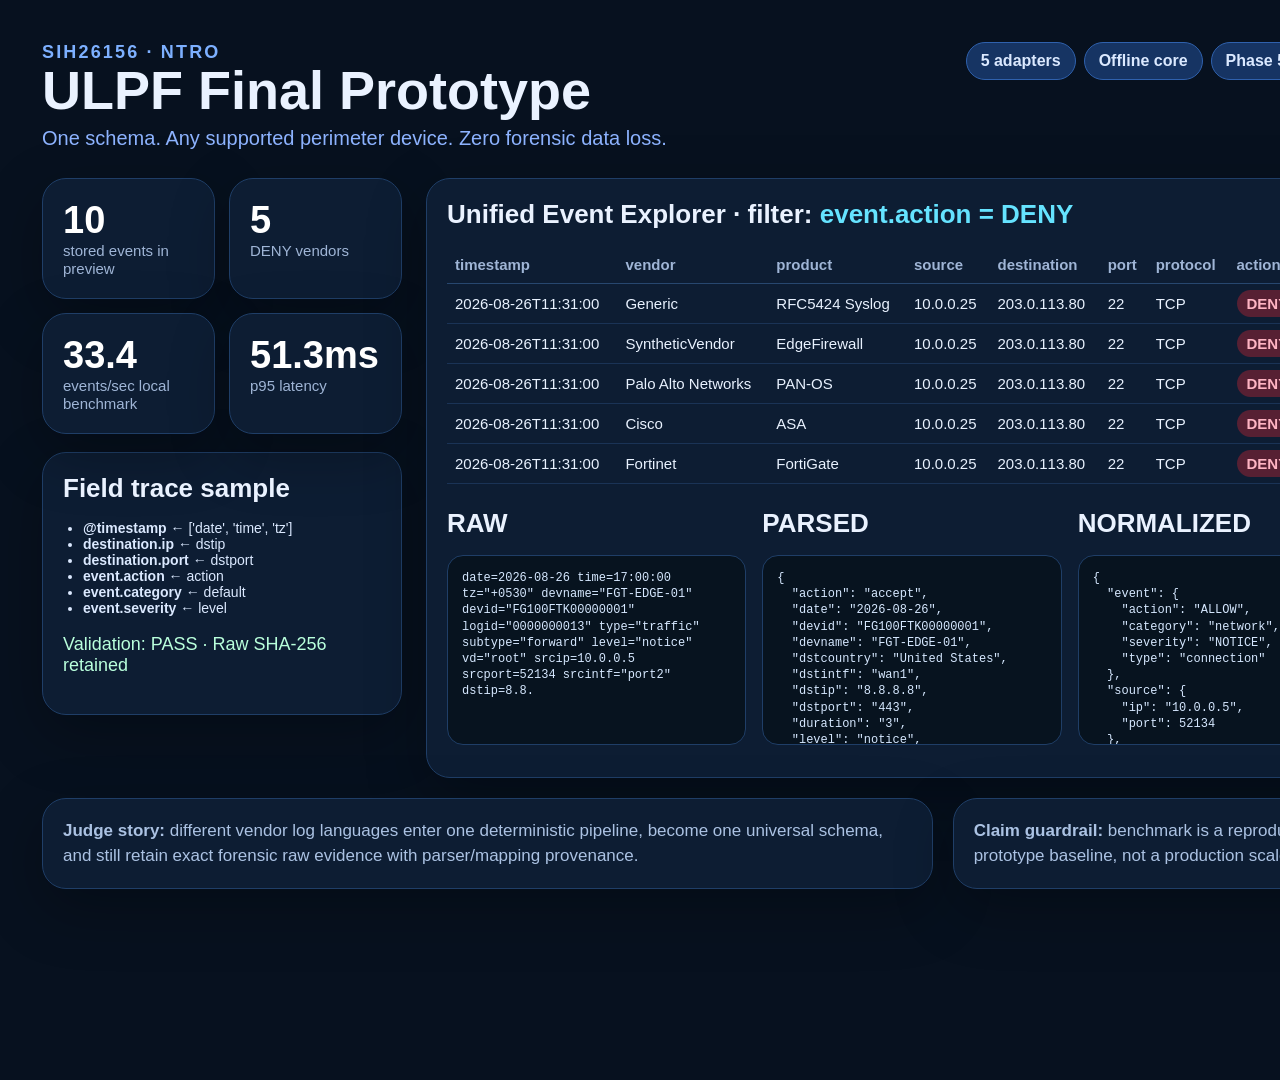
<file: preview/ULPF_Final_UI_Preview.html>
<!doctype html><html><head><meta charset='utf-8'><title>ULPF Final Preview</title><style>@page { size: 1440px 1080px; margin:0 }*{box-sizing:border-box}body{margin:0;background:#07111f;color:#eaf2ff;font-family:Inter,Segoe UI,Arial,sans-serif;width:1440px;height:1080px;overflow:hidden}.wrap{padding:42px}.top{display:flex;justify-content:space-between;align-items:flex-start;margin-bottom:28px}h1{font-size:54px;line-height:1;margin:0 0 10px}.tag{color:#8db3ff;font-size:20px}.badge{display:inline-block;background:#163463;border:1px solid #2f61ad;border-radius:999px;padding:9px 14px;margin-left:8px;color:#dbe9ff;font-weight:700}.grid{display:grid;grid-template-columns:360px 1fr;gap:24px}.metrics{display:grid;grid-template-columns:1fr 1fr;gap:14px}.card{background:#0d1d33;border:1px solid #1f3e67;border-radius:24px;padding:20px;box-shadow:0 20px 60px rgba(0,0,0,.28)}.metric strong{display:block;font-size:38px;color:#fff}.metric span{color:#9fb5d6;font-size:15px}h2{font-size:26px;margin:0 0 16px}table{width:100%;border-collapse:collapse;font-size:15px}th{text-align:left;color:#9fb5d6;font-weight:700;padding:10px 8px;border-bottom:1px solid #27476f}td{padding:11px 8px;border-bottom:1px solid #1a3356;color:#e9f2ff}.pill{border-radius:999px;padding:5px 10px;font-weight:800}.deny{background:#572033;color:#ffb4c3}.flow{margin-top:24px;display:grid;grid-template-columns:1fr 1fr 1fr;gap:16px}pre{white-space:pre-wrap;font-size:12px;line-height:1.35;color:#d6e8ff;background:#07131f;border:1px solid #1f3e67;border-radius:16px;padding:14px;height:190px;overflow:hidden}.trace ul{margin:0;padding-left:20px;color:#dbe9ff;font-size:14px}.status{font-size:18px;color:#b9ffdc}.bottom{margin-top:20px;display:grid;grid-template-columns:2fr 1fr;gap:20px}.note{color:#abc2e3;font-size:17px;line-height:1.45}.logo{font-size:18px;font-weight:800;letter-spacing:.12em;color:#7db0ff}.accent{color:#65e3ff}</style></head><body><div class='wrap'><div class='top'><div><div class='logo'>SIH26156 · NTRO</div><h1>ULPF Final Prototype</h1><div class='tag'>One schema. Any supported perimeter device. Zero forensic data loss.</div></div><div><span class='badge'>5 adapters</span><span class='badge'>Offline core</span><span class='badge'>Phase 5 gate passed</span></div></div><div class='grid'><div><div class='metrics'><div class='card metric'><strong>10</strong><span>stored events in preview</span></div><div class='card metric'><strong>5</strong><span>DENY vendors</span></div><div class='card metric'><strong>33.4</strong><span>events/sec local benchmark</span></div><div class='card metric'><strong>51.3ms</strong><span>p95 latency</span></div></div><div class='card trace' style='margin-top:18px'><h2>Field trace sample</h2><ul><li><b>@timestamp</b> ← [&#x27;date&#x27;, &#x27;time&#x27;, &#x27;tz&#x27;]</li><li><b>destination.ip</b> ← dstip</li><li><b>destination.port</b> ← dstport</li><li><b>event.action</b> ← action</li><li><b>event.category</b> ← default</li><li><b>event.severity</b> ← level</li></ul><p class='status'>Validation: PASS · Raw SHA-256 retained</p></div></div><div class='card'><h2>Unified Event Explorer · filter: <span class='accent'>event.action = DENY</span></h2><table><thead><tr><th>timestamp</th><th>vendor</th><th>product</th><th>source</th><th>destination</th><th>port</th><th>protocol</th><th>action</th><th>parser</th></tr></thead><tbody><tr><td>2026-08-26T11:31:00</td><td>Generic</td><td>RFC5424 Syslog</td><td>10.0.0.25</td><td>203.0.113.80</td><td>22</td><td>TCP</td><td><span class='pill deny'>DENY</span></td><td>1.0.0</td></tr><tr><td>2026-08-26T11:31:00</td><td>SyntheticVendor</td><td>EdgeFirewall</td><td>10.0.0.25</td><td>203.0.113.80</td><td>22</td><td>TCP</td><td><span class='pill deny'>DENY</span></td><td>1.0.0</td></tr><tr><td>2026-08-26T11:31:00</td><td>Palo Alto Networks</td><td>PAN-OS</td><td>10.0.0.25</td><td>203.0.113.80</td><td>22</td><td>TCP</td><td><span class='pill deny'>DENY</span></td><td>1.0.0</td></tr><tr><td>2026-08-26T11:31:00</td><td>Cisco</td><td>ASA</td><td>10.0.0.25</td><td>203.0.113.80</td><td>22</td><td>TCP</td><td><span class='pill deny'>DENY</span></td><td>1.0.0</td></tr><tr><td>2026-08-26T11:31:00</td><td>Fortinet</td><td>FortiGate</td><td>10.0.0.25</td><td>203.0.113.80</td><td>22</td><td>TCP</td><td><span class='pill deny'>DENY</span></td><td>1.0.0</td></tr></tbody></table><div class='flow'><div><h2>RAW</h2><pre>date=2026-08-26 time=17:00:00 tz=&quot;+0530&quot; devname=&quot;FGT-EDGE-01&quot; devid=&quot;FG100FTK00000001&quot; logid=&quot;0000000013&quot; type=&quot;traffic&quot; subtype=&quot;forward&quot; level=&quot;notice&quot; vd=&quot;root&quot; srcip=10.0.0.5 srcport=52134 srcintf=&quot;port2&quot; dstip=8.8.</pre></div><div><h2>PARSED</h2><pre>{
  &quot;action&quot;: &quot;accept&quot;,
  &quot;date&quot;: &quot;2026-08-26&quot;,
  &quot;devid&quot;: &quot;FG100FTK00000001&quot;,
  &quot;devname&quot;: &quot;FGT-EDGE-01&quot;,
  &quot;dstcountry&quot;: &quot;United States&quot;,
  &quot;dstintf&quot;: &quot;wan1&quot;,
  &quot;dstip&quot;: &quot;8.8.8.8&quot;,
  &quot;dstport&quot;: &quot;443&quot;,
  &quot;duration&quot;: &quot;3&quot;,
  &quot;level&quot;: &quot;notice&quot;,
  &quot;logid&quot;: &quot;0000000013&quot;,
  &quot;msg&quot;: &quot;Al</pre></div><div><h2>NORMALIZED</h2><pre>{
  &quot;event&quot;: {
    &quot;action&quot;: &quot;ALLOW&quot;,
    &quot;category&quot;: &quot;network&quot;,
    &quot;severity&quot;: &quot;NOTICE&quot;,
    &quot;type&quot;: &quot;connection&quot;
  },
  &quot;source&quot;: {
    &quot;ip&quot;: &quot;10.0.0.5&quot;,
    &quot;port&quot;: 52134
  },
  &quot;destination&quot;: {
    &quot;ip&quot;: &quot;8.8.8.8&quot;,
    &quot;port&quot;: 443
  },
  &quot;network&quot;: {
    &quot;application&quot;: &quot;https&quot;,
    &quot;transport&quot;: &quot;TCP&quot;
  },
  &quot;observer&quot;: {
    &quot;name&quot;: &quot;FGT-EDGE-01&quot;,
    &quot;product&quot;: &quot;FortiGate&quot;,
    &quot;vendor&quot;: &quot;Fortinet&quot;
  },
  &quot;prov</pre></div></div></div></div><div class='bottom'><div class='card note'><b>Judge story:</b> different vendor log languages enter one deterministic pipeline, become one universal schema, and still retain exact forensic raw evidence with parser/mapping provenance.</div><div class='card note'><b>Claim guardrail:</b> benchmark is a reproducible local prototype baseline, not a production scale claim.</div></div></div></body></html>
</file>
